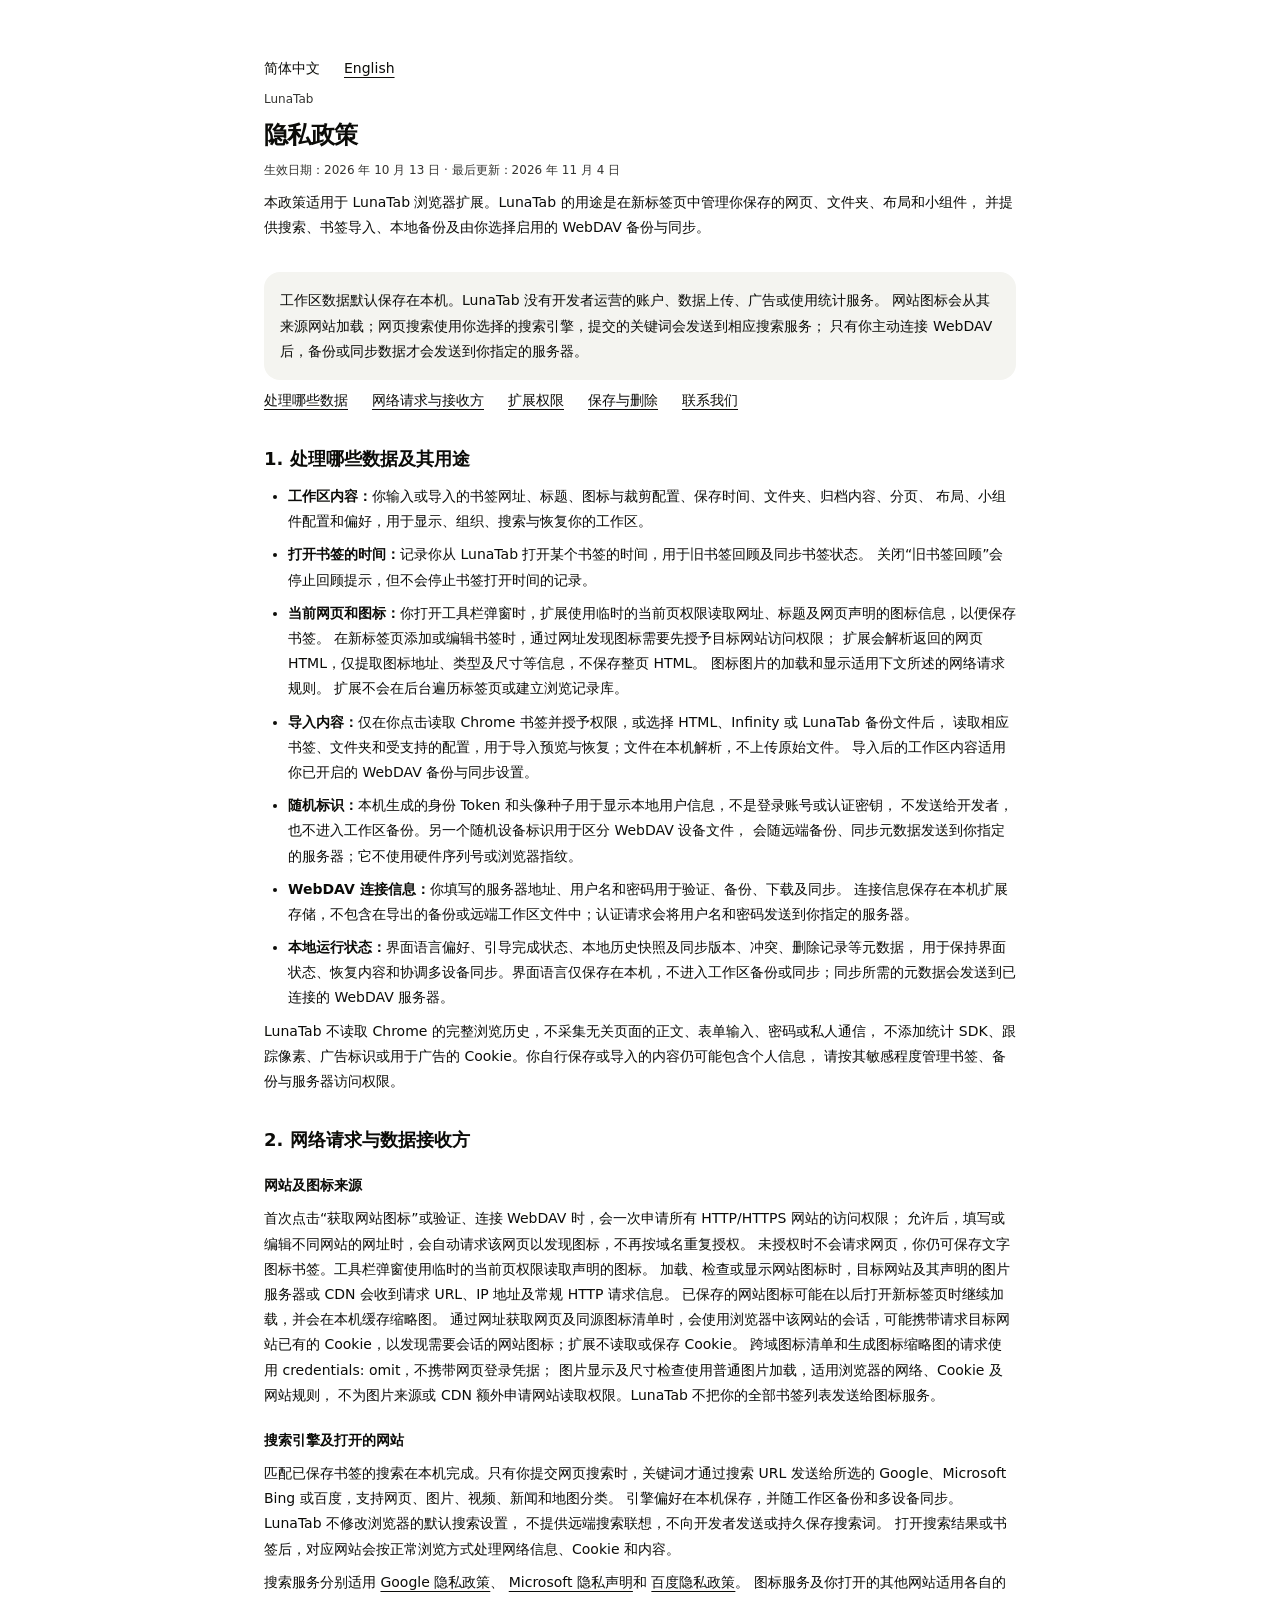
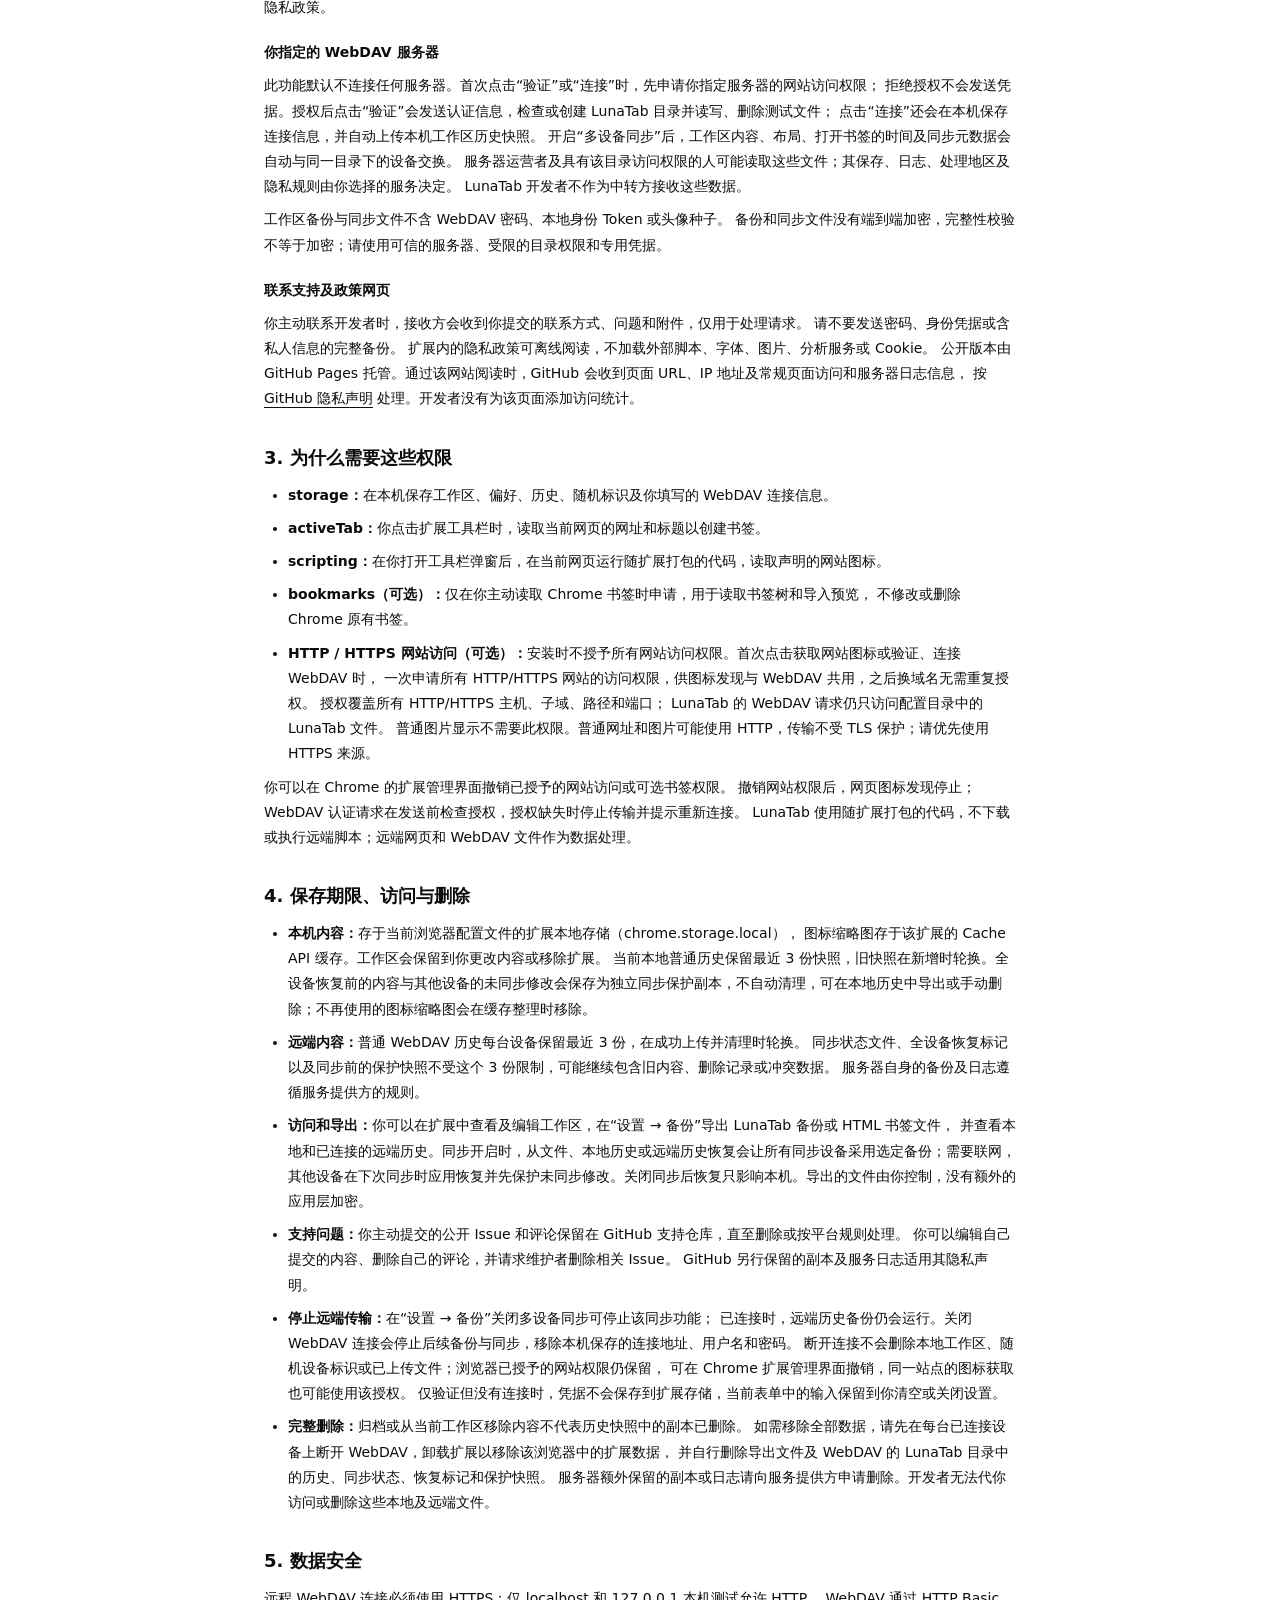
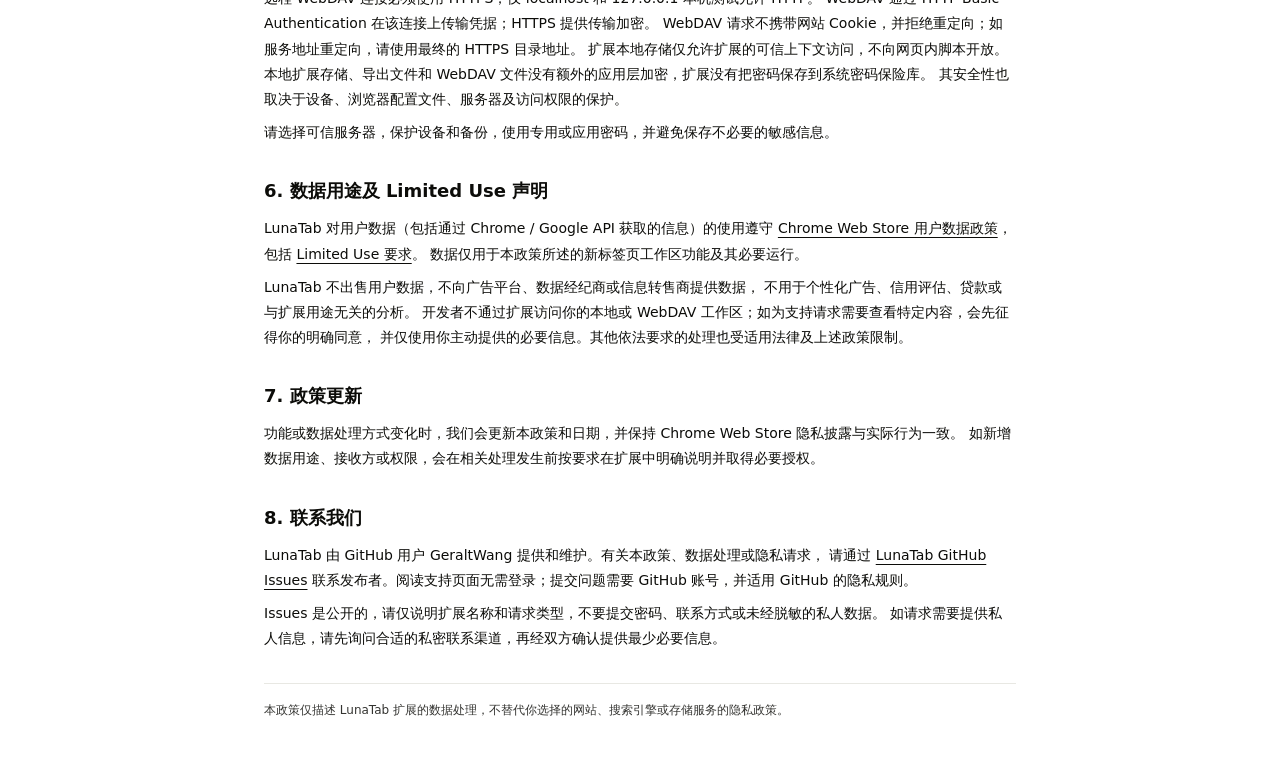
<file: index.html>
<!doctype html>
<html lang="zh-CN" class="scrollbar-thin">
  <head>
    <meta charset="UTF-8" />
    <meta name="viewport" content="width=device-width, initial-scale=1.0" />
    <meta name="referrer" content="no-referrer" />
    <meta
      name="description"
      content="LunaTab 隐私政策：本地数据、网站图标、网页搜索、可选 WebDAV 备份与同步、权限及数据删除。"
    />
    <title>LunaTab 隐私政策</title>
    <link rel="stylesheet" href="privacy.css" />
  </head>
  <body>
    <main>
      <header>
        <nav aria-label="政策语言">
          <ul>
            <li><span lang="zh-CN" aria-current="page">简体中文</span></li>
            <li><a href="privacy-en.html" lang="en" hreflang="en">English</a></li>
          </ul>
        </nav>
        <p class="meta">LunaTab</p>
        <h1>隐私政策</h1>
        <p class="meta">
          生效日期：<time datetime="2026-10-13">2026 年 10 月 13 日</time> · 最后更新：<time
            datetime="2026-11-04"
            >2026 年 11 月 4 日</time
          >
        </p>
        <p>
          本政策适用于 LunaTab 浏览器扩展。LunaTab
          的用途是在新标签页中管理你保存的网页、文件夹、布局和小组件，
          并提供搜索、书签导入、本地备份及由你选择启用的 WebDAV 备份与同步。
        </p>
      </header>
      <div class="summary">
        工作区数据默认保存在本机。LunaTab 没有开发者运营的账户、数据上传、广告或使用统计服务。
        网站图标会从其来源网站加载；网页搜索使用你选择的搜索引擎，提交的关键词会发送到相应搜索服务；
        只有你主动连接 WebDAV 后，备份或同步数据才会发送到你指定的服务器。
      </div>
      <nav aria-label="隐私政策目录">
        <ul>
          <li><a href="#data">处理哪些数据</a></li>
          <li><a href="#network">网络请求与接收方</a></li>
          <li><a href="#permissions">扩展权限</a></li>
          <li><a href="#retention">保存与删除</a></li>
          <li><a href="#contact">联系我们</a></li>
        </ul>
      </nav>
      <section aria-labelledby="data">
        <h2 id="data">1. 处理哪些数据及其用途</h2>
        <ul>
          <li>
            <strong>工作区内容：</strong
            >你输入或导入的书签网址、标题、图标与裁剪配置、保存时间、文件夹、归档内容、分页、
            布局、小组件配置和偏好，用于显示、组织、搜索与恢复你的工作区。
          </li>
          <li>
            <strong>打开书签的时间：</strong>记录你从 LunaTab
            打开某个书签的时间，用于旧书签回顾及同步书签状态。
            关闭“旧书签回顾”会停止回顾提示，但不会停止书签打开时间的记录。
          </li>
          <li>
            <strong>当前网页和图标：</strong
            >你打开工具栏弹窗时，扩展使用临时的当前页权限读取网址、标题及网页声明的图标信息，以便保存书签。
            在新标签页添加或编辑书签时，通过网址发现图标需要先授予目标网站访问权限；
            扩展会解析返回的网页 HTML，仅提取图标地址、类型及尺寸等信息，不保存整页 HTML。
            图标图片的加载和显示适用下文所述的网络请求规则。
            扩展不会在后台遍历标签页或建立浏览记录库。
          </li>
          <li>
            <strong>导入内容：</strong>仅在你点击读取 Chrome 书签并授予权限，或选择 HTML、Infinity
            或 LunaTab 备份文件后，
            读取相应书签、文件夹和受支持的配置，用于导入预览与恢复；文件在本机解析，不上传原始文件。
            导入后的工作区内容适用你已开启的 WebDAV 备份与同步设置。
          </li>
          <li>
            <strong>随机标识：</strong>本机生成的身份 Token
            和头像种子用于显示本地用户信息，不是登录账号或认证密钥，
            不发送给开发者，也不进入工作区备份。另一个随机设备标识用于区分 WebDAV 设备文件，
            会随远端备份、同步元数据发送到你指定的服务器；它不使用硬件序列号或浏览器指纹。
          </li>
          <li>
            <strong>WebDAV 连接信息：</strong
            >你填写的服务器地址、用户名和密码用于验证、备份、下载及同步。
            连接信息保存在本机扩展存储，不包含在导出的备份或远端工作区文件中；认证请求会将用户名和密码发送到你指定的服务器。
          </li>
          <li>
            <strong>本地运行状态：</strong
            >界面语言偏好、引导完成状态、本地历史快照及同步版本、冲突、删除记录等元数据，
            用于保持界面状态、恢复内容和协调多设备同步。界面语言仅保存在本机，不进入工作区备份或同步；同步所需的元数据会发送到已连接的
            WebDAV 服务器。
          </li>
        </ul>
        <p>
          LunaTab 不读取 Chrome 的完整浏览历史，不采集无关页面的正文、表单输入、密码或私人通信，
          不添加统计 SDK、跟踪像素、广告标识或用于广告的
          Cookie。你自行保存或导入的内容仍可能包含个人信息，
          请按其敏感程度管理书签、备份与服务器访问权限。
        </p>
      </section>
      <section aria-labelledby="network">
        <h2 id="network">2. 网络请求与数据接收方</h2>
        <h3>网站及图标来源</h3>
        <p>
          首次点击“获取网站图标”或验证、连接 WebDAV 时，会一次申请所有 HTTP/HTTPS 网站的访问权限；
          允许后，填写或编辑不同网站的网址时，会自动请求该网页以发现图标，不再按域名重复授权。
          未授权时不会请求网页，你仍可保存文字图标书签。工具栏弹窗使用临时的当前页权限读取声明的图标。
          加载、检查或显示网站图标时，目标网站及其声明的图片服务器或 CDN 会收到请求 URL、IP
          地址及常规 HTTP 请求信息。
          已保存的网站图标可能在以后打开新标签页时继续加载，并会在本机缓存缩略图。
          通过网址获取网页及同源图标清单时，会使用浏览器中该网站的会话，可能携带请求目标网站已有的
          Cookie，以发现需要会话的网站图标；扩展不读取或保存 Cookie。
          跨域图标清单和生成图标缩略图的请求使用 credentials: omit，不携带网页登录凭据；
          图片显示及尺寸检查使用普通图片加载，适用浏览器的网络、Cookie 及网站规则， 不为图片来源或
          CDN 额外申请网站读取权限。LunaTab 不把你的全部书签列表发送给图标服务。
        </p>
        <h3>搜索引擎及打开的网站</h3>
        <p>
          匹配已保存书签的搜索在本机完成。只有你提交网页搜索时，关键词才通过搜索 URL 发送给所选的
          Google、Microsoft Bing 或百度，支持网页、图片、视频、新闻和地图分类。
          引擎偏好在本机保存，并随工作区备份和多设备同步。LunaTab 不修改浏览器的默认搜索设置，
          不提供远端搜索联想，不向开发者发送或持久保存搜索词。
          打开搜索结果或书签后，对应网站会按正常浏览方式处理网络信息、Cookie 和内容。
        </p>
        <p>
          搜索服务分别适用
          <a href="https://policies.google.com/privacy" rel="noreferrer">Google 隐私政策</a>、
          <a href="https://www.microsoft.com/privacy/privacystatement" rel="noreferrer"
            >Microsoft 隐私声明</a
          >和
          <a href="https://www.baidu.com/duty/yinsiquan.html" rel="noreferrer">百度隐私政策</a>。
          图标服务及你打开的其他网站适用各自的隐私政策。
        </p>
        <h3>你指定的 WebDAV 服务器</h3>
        <p>
          此功能默认不连接任何服务器。首次点击“验证”或“连接”时，先申请你指定服务器的网站访问权限；
          拒绝授权不会发送凭据。授权后点击“验证”会发送认证信息，检查或创建 LunaTab
          目录并读写、删除测试文件；
          点击“连接”还会在本机保存连接信息，并自动上传本机工作区历史快照。
          开启“多设备同步”后，工作区内容、布局、打开书签的时间及同步元数据会自动与同一目录下的设备交换。
          服务器运营者及具有该目录访问权限的人可能读取这些文件；其保存、日志、处理地区及隐私规则由你选择的服务决定。
          LunaTab 开发者不作为中转方接收这些数据。
        </p>
        <p>
          工作区备份与同步文件不含 WebDAV 密码、本地身份 Token 或头像种子。
          备份和同步文件没有端到端加密，完整性校验不等于加密；请使用可信的服务器、受限的目录权限和专用凭据。
        </p>
        <h3>联系支持及政策网页</h3>
        <p>
          你主动联系开发者时，接收方会收到你提交的联系方式、问题和附件，仅用于处理请求。
          请不要发送密码、身份凭据或含私人信息的完整备份。
          扩展内的隐私政策可离线阅读，不加载外部脚本、字体、图片、分析服务或 Cookie。 公开版本由
          GitHub Pages 托管。通过该网站阅读时，GitHub 会收到页面 URL、IP
          地址及常规页面访问和服务器日志信息， 按
          <a
            href="https://docs.github.com/en/site-policy/privacy-policies/github-general-privacy-statement"
            rel="noreferrer"
            >GitHub 隐私声明</a
          >
          处理。开发者没有为该页面添加访问统计。
        </p>
      </section>
      <section aria-labelledby="permissions">
        <h2 id="permissions">3. 为什么需要这些权限</h2>
        <ul>
          <li>
            <strong>storage：</strong>在本机保存工作区、偏好、历史、随机标识及你填写的 WebDAV
            连接信息。
          </li>
          <li>
            <strong>activeTab：</strong>你点击扩展工具栏时，读取当前网页的网址和标题以创建书签。
          </li>
          <li>
            <strong>scripting：</strong
            >在你打开工具栏弹窗后，在当前网页运行随扩展打包的代码，读取声明的网站图标。
          </li>
          <li>
            <strong>bookmarks（可选）：</strong>仅在你主动读取 Chrome
            书签时申请，用于读取书签树和导入预览， 不修改或删除 Chrome 原有书签。
          </li>
          <li>
            <strong>HTTP / HTTPS 网站访问（可选）：</strong
            >安装时不授予所有网站访问权限。首次点击获取网站图标或验证、连接 WebDAV 时， 一次申请所有
            HTTP/HTTPS 网站的访问权限，供图标发现与 WebDAV 共用，之后换域名无需重复授权。
            授权覆盖所有 HTTP/HTTPS 主机、子域、路径和端口； LunaTab 的 WebDAV
            请求仍只访问配置目录中的 LunaTab 文件。 普通图片显示不需要此权限。普通网址和图片可能使用
            HTTP，传输不受 TLS 保护；请优先使用 HTTPS 来源。
          </li>
        </ul>
        <p>
          你可以在 Chrome 的扩展管理界面撤销已授予的网站访问或可选书签权限。
          撤销网站权限后，网页图标发现停止；WebDAV
          认证请求在发送前检查授权，授权缺失时停止传输并提示重新连接。 LunaTab
          使用随扩展打包的代码，不下载或执行远端脚本；远端网页和 WebDAV 文件作为数据处理。
        </p>
      </section>
      <section aria-labelledby="retention">
        <h2 id="retention">4. 保存期限、访问与删除</h2>
        <ul>
          <li>
            <strong>本机内容：</strong
            >存于当前浏览器配置文件的扩展本地存储（chrome.storage.local）， 图标缩略图存于该扩展的
            Cache API 缓存。工作区会保留到你更改内容或移除扩展。 当前本地普通历史保留最近 3
            份快照，旧快照在新增时轮换。全设备恢复前的内容与其他设备的未同步修改会保存为独立同步保护副本，不自动清理，可在本地历史中导出或手动删除；不再使用的图标缩略图会在缓存整理时移除。
          </li>
          <li>
            <strong>远端内容：</strong>普通 WebDAV 历史每台设备保留最近 3
            份，在成功上传并清理时轮换。 同步状态文件、全设备恢复标记以及同步前的保护快照不受这个 3
            份限制，可能继续包含旧内容、删除记录或冲突数据。
            服务器自身的备份及日志遵循服务提供方的规则。
          </li>
          <li>
            <strong>访问和导出：</strong>你可以在扩展中查看及编辑工作区，在“设置 → 备份”导出 LunaTab
            备份或 HTML 书签文件，
            并查看本地和已连接的远端历史。同步开启时，从文件、本地历史或远端历史恢复会让所有同步设备采用选定备份；需要联网，其他设备在下次同步时应用恢复并先保护未同步修改。关闭同步后恢复只影响本机。导出的文件由你控制，没有额外的应用层加密。
          </li>
          <li>
            <strong>支持问题：</strong>你主动提交的公开 Issue 和评论保留在 GitHub
            支持仓库，直至删除或按平台规则处理。
            你可以编辑自己提交的内容、删除自己的评论，并请求维护者删除相关 Issue。 GitHub
            另行保留的副本及服务日志适用其隐私声明。
          </li>
          <li>
            <strong>停止远端传输：</strong>在“设置 → 备份”关闭多设备同步可停止该同步功能；
            已连接时，远端历史备份仍会运行。关闭 WebDAV
            连接会停止后续备份与同步，移除本机保存的连接地址、用户名和密码。
            断开连接不会删除本地工作区、随机设备标识或已上传文件；浏览器已授予的网站权限仍保留，
            可在 Chrome 扩展管理界面撤销，同一站点的图标获取也可能使用该授权。
            仅验证但没有连接时，凭据不会保存到扩展存储，当前表单中的输入保留到你清空或关闭设置。
          </li>
          <li>
            <strong>完整删除：</strong>归档或从当前工作区移除内容不代表历史快照中的副本已删除。
            如需移除全部数据，请先在每台已连接设备上断开
            WebDAV，卸载扩展以移除该浏览器中的扩展数据， 并自行删除导出文件及 WebDAV 的 LunaTab
            目录中的历史、同步状态、恢复标记和保护快照。
            服务器额外保留的副本或日志请向服务提供方申请删除。开发者无法代你访问或删除这些本地及远端文件。
          </li>
        </ul>
      </section>
      <section aria-labelledby="security">
        <h2 id="security">5. 数据安全</h2>
        <p>
          远程 WebDAV 连接必须使用 HTTPS；仅 localhost 和 127.0.0.1 本机测试允许 HTTP。 WebDAV 通过
          HTTP Basic Authentication 在该连接上传输凭据；HTTPS 提供传输加密。 WebDAV 请求不携带网站
          Cookie，并拒绝重定向；如服务地址重定向，请使用最终的 HTTPS 目录地址。
          扩展本地存储仅允许扩展的可信上下文访问，不向网页内脚本开放。 本地扩展存储、导出文件和
          WebDAV 文件没有额外的应用层加密，扩展没有把密码保存到系统密码保险库。
          其安全性也取决于设备、浏览器配置文件、服务器及访问权限的保护。
        </p>
        <p>请选择可信服务器，保护设备和备份，使用专用或应用密码，并避免保存不必要的敏感信息。</p>
      </section>
      <section aria-labelledby="limited-use">
        <h2 id="limited-use">6. 数据用途及 Limited Use 声明</h2>
        <p>
          LunaTab 对用户数据（包括通过 Chrome / Google API 获取的信息）的使用遵守
          <a
            href="https://developer.chrome.com/docs/webstore/program-policies/policies"
            rel="noreferrer"
            >Chrome Web Store 用户数据政策</a
          >， 包括
          <a
            href="https://developer.chrome.com/docs/webstore/program-policies/limited-use"
            rel="noreferrer"
            >Limited Use 要求</a
          >。 数据仅用于本政策所述的新标签页工作区功能及其必要运行。
        </p>
        <p>
          LunaTab 不出售用户数据，不向广告平台、数据经纪商或信息转售商提供数据，
          不用于个性化广告、信用评估、贷款或与扩展用途无关的分析。 开发者不通过扩展访问你的本地或
          WebDAV 工作区；如为支持请求需要查看特定内容，会先征得你的明确同意，
          并仅使用你主动提供的必要信息。其他依法要求的处理也受适用法律及上述政策限制。
        </p>
      </section>
      <section aria-labelledby="updates">
        <h2 id="updates">7. 政策更新</h2>
        <p>
          功能或数据处理方式变化时，我们会更新本政策和日期，并保持 Chrome Web Store
          隐私披露与实际行为一致。
          如新增数据用途、接收方或权限，会在相关处理发生前按要求在扩展中明确说明并取得必要授权。
        </p>
      </section>
      <section aria-labelledby="contact">
        <h2 id="contact">8. 联系我们</h2>
        <p>
          LunaTab 由 GitHub 用户 GeraltWang 提供和维护。有关本政策、数据处理或隐私请求， 请通过
          <a href="https://github.com/GeraltWang/LunaTab-support/issues" rel="noreferrer"
            >LunaTab GitHub Issues</a
          >
          联系发布者。阅读支持页面无需登录；提交问题需要 GitHub 账号，并适用 GitHub 的隐私规则。
        </p>
        <p>
          Issues 是公开的，请仅说明扩展名称和请求类型，不要提交密码、联系方式或未经脱敏的私人数据。
          如请求需要提供私人信息，请先询问合适的私密联系渠道，再经双方确认提供最少必要信息。
        </p>
      </section>
      <footer>
        本政策仅描述 LunaTab 扩展的数据处理，不替代你选择的网站、搜索引擎或存储服务的隐私政策。
      </footer>
    </main>
  </body>
</html>
</file>
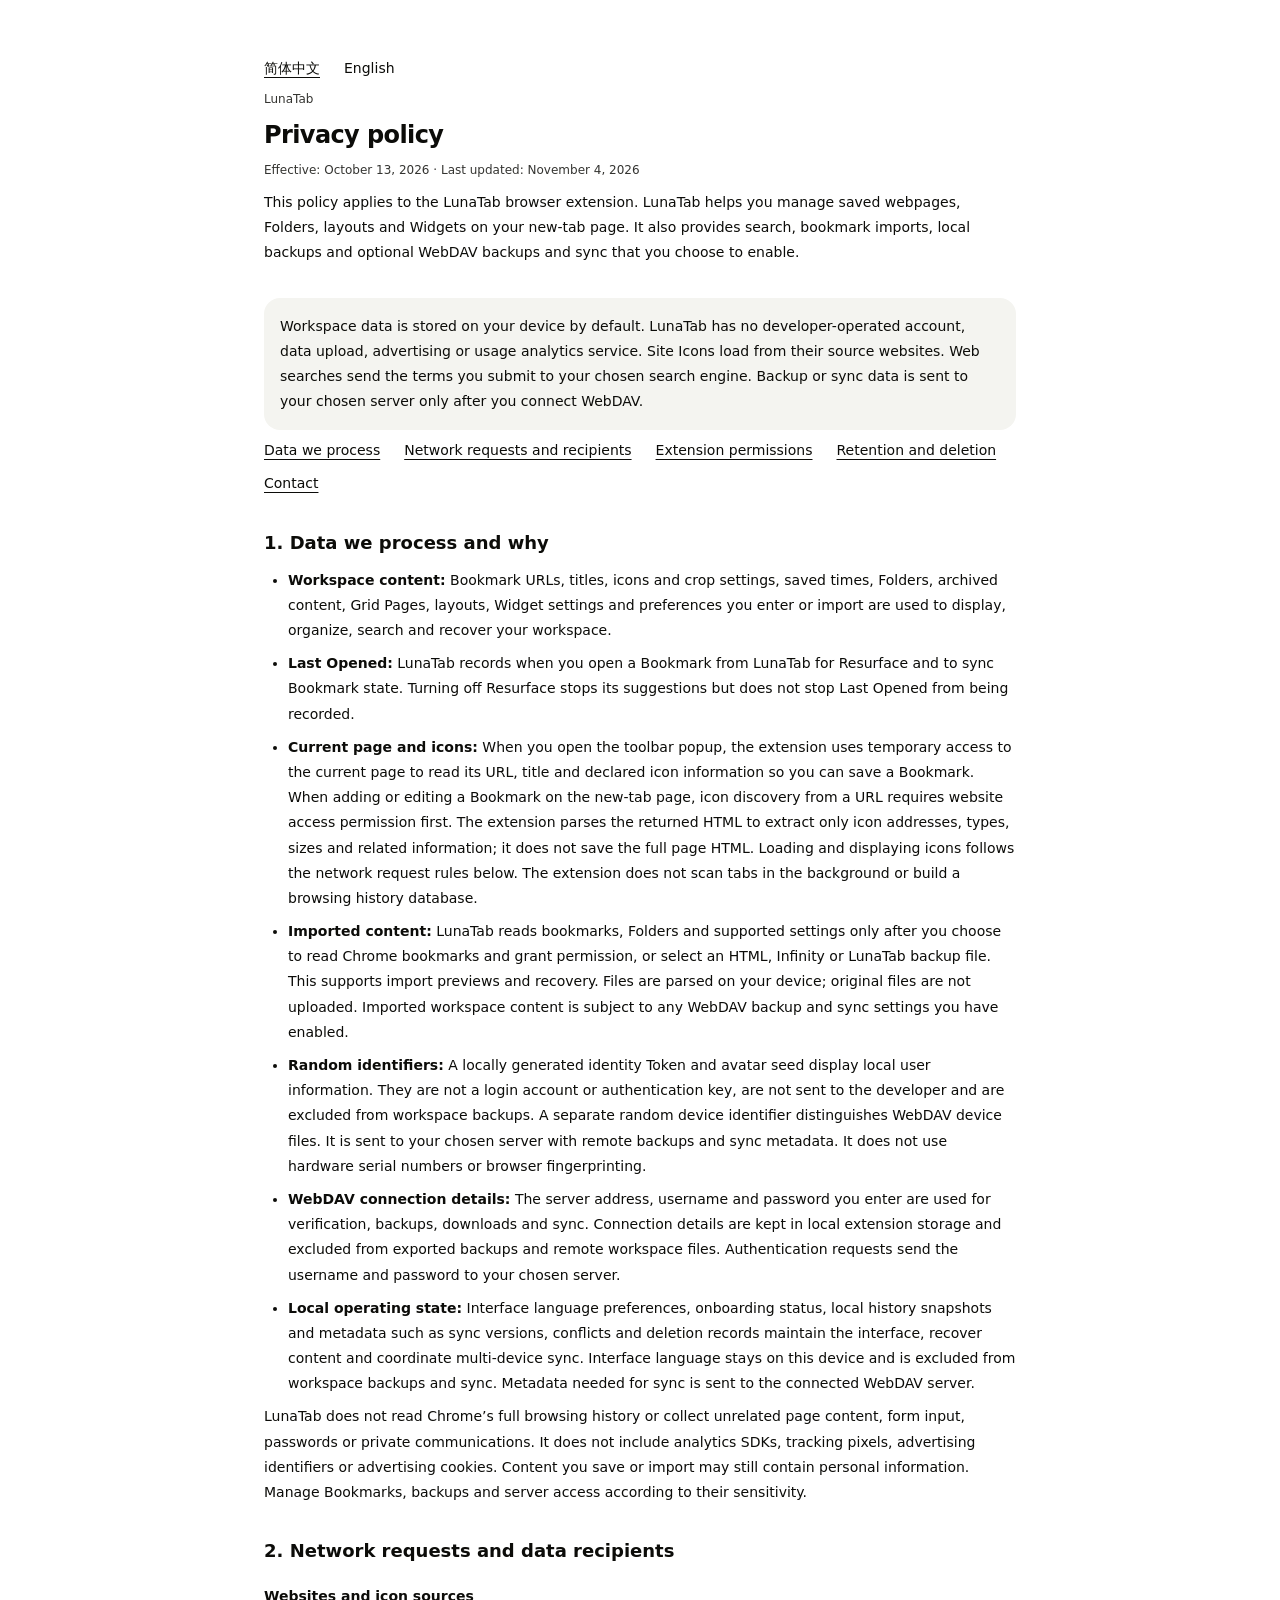
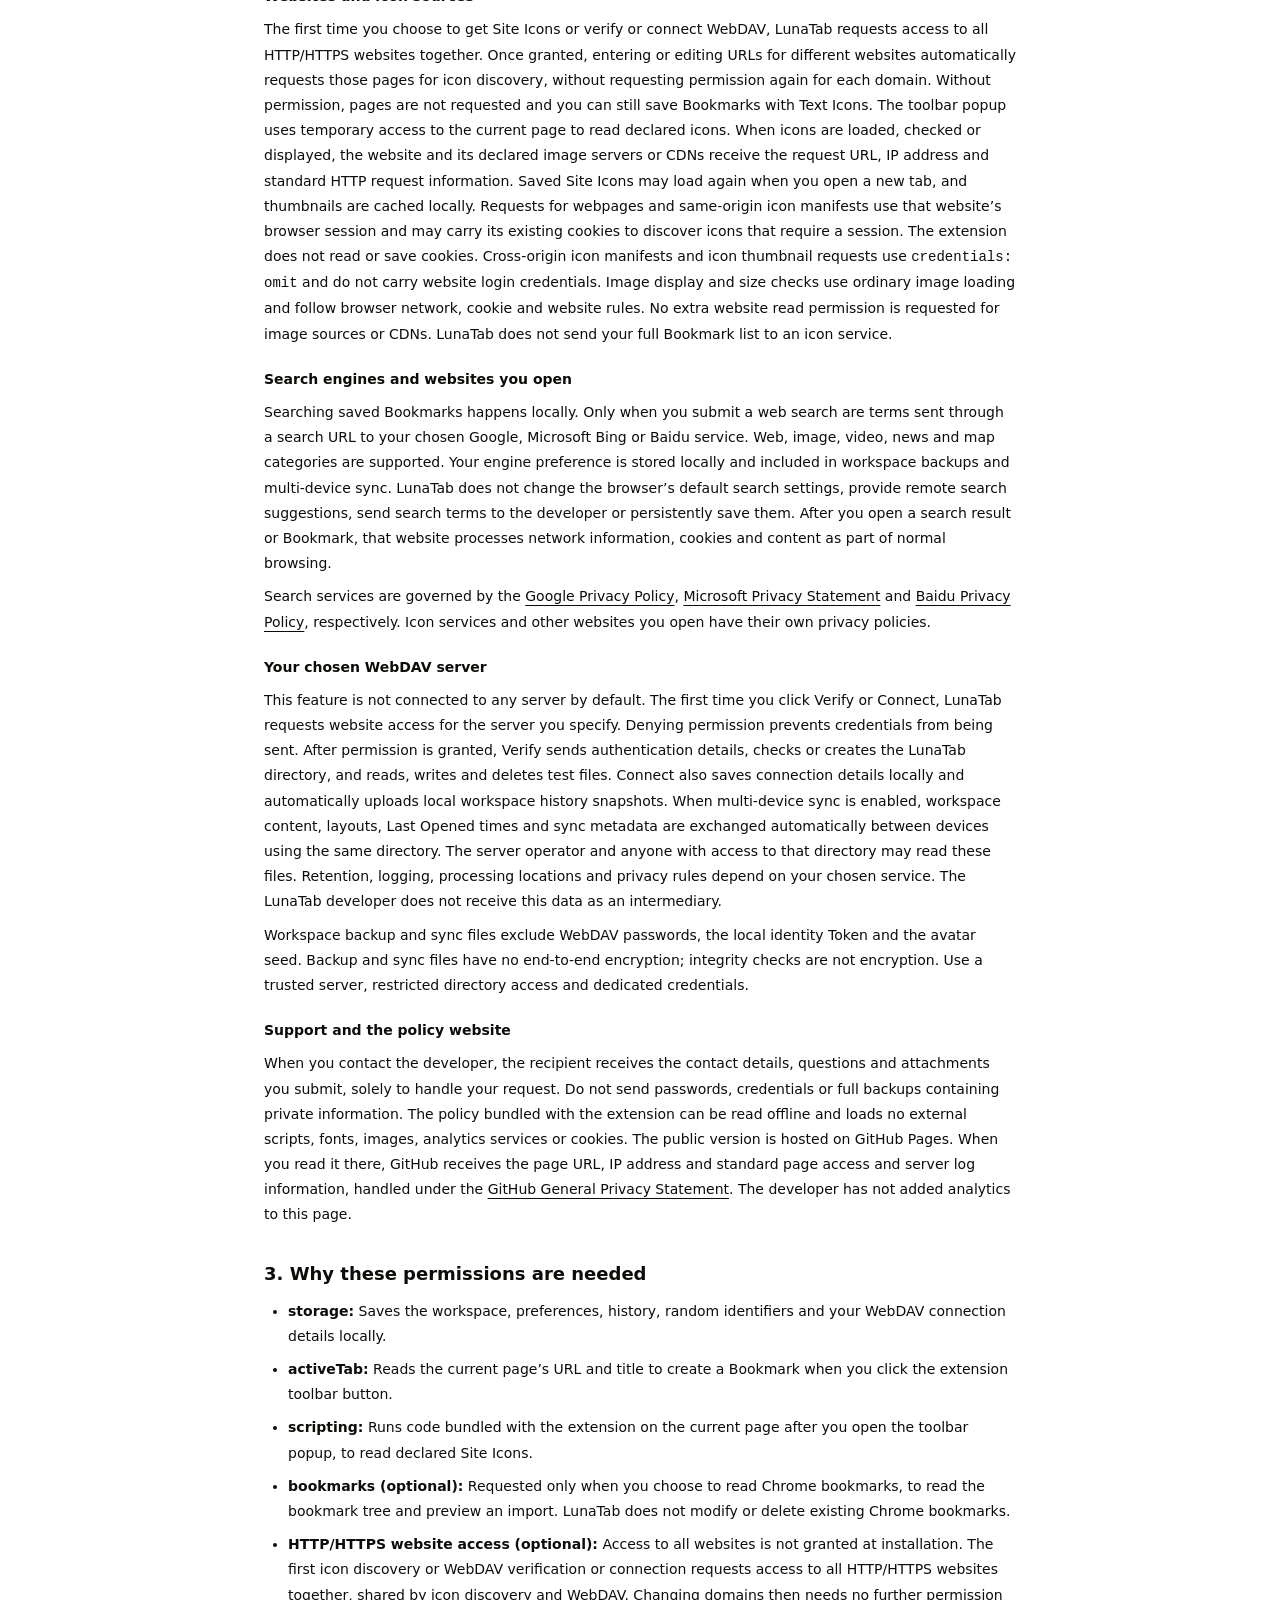
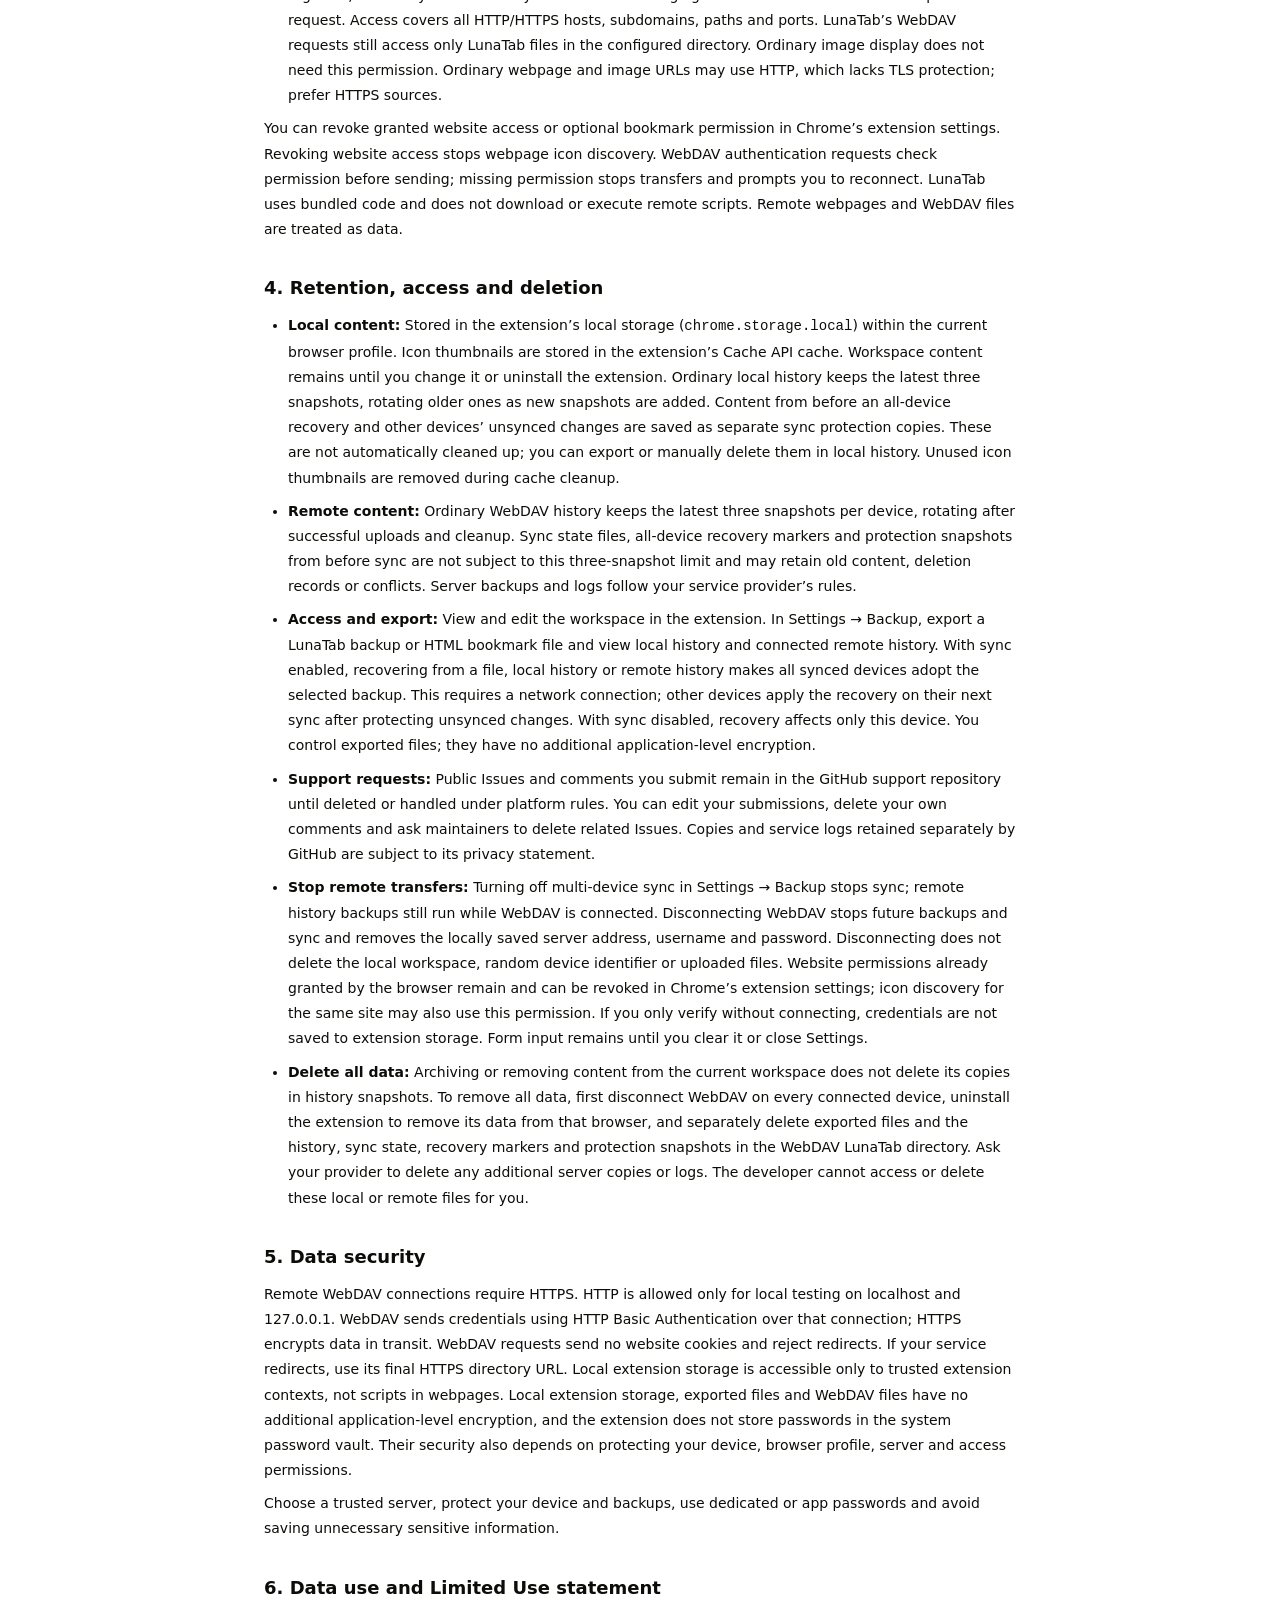
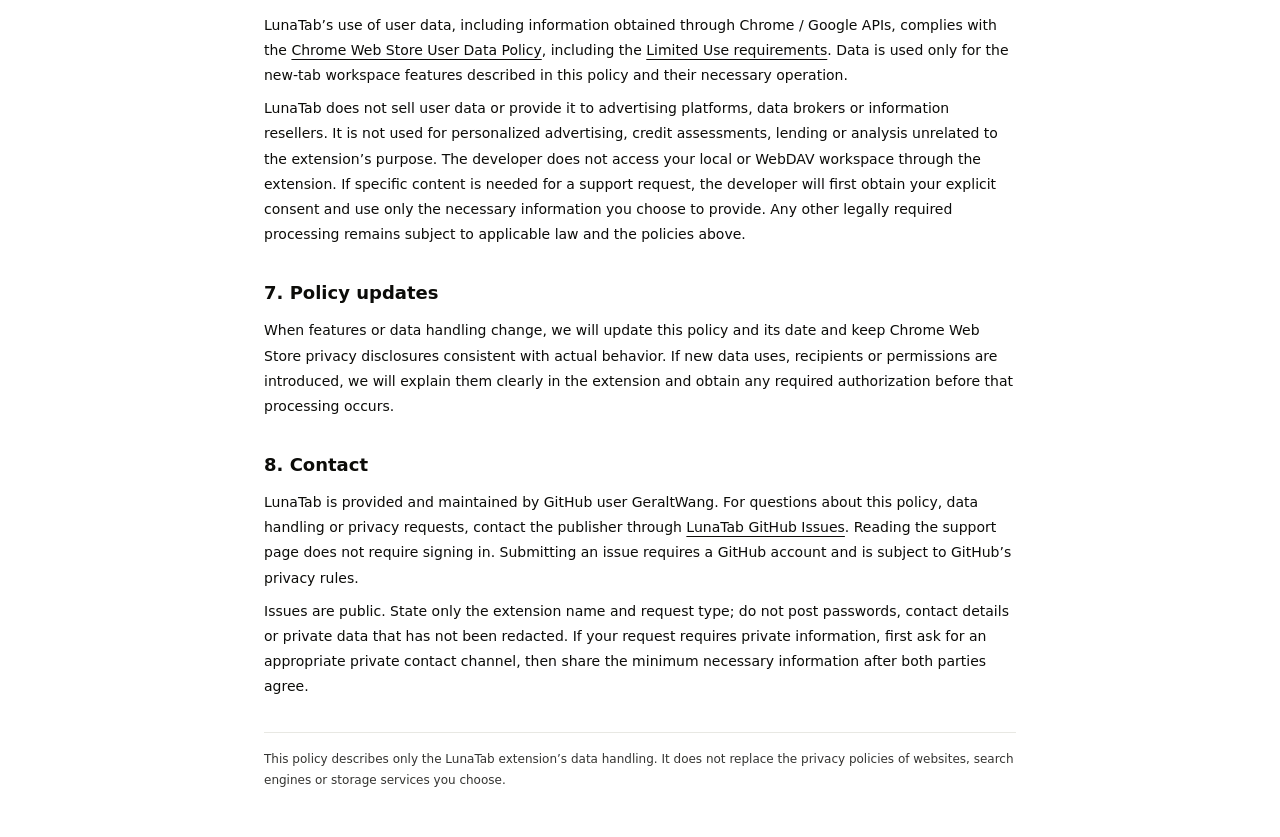
<file: privacy-en.html>
<!doctype html>
<html lang="en" class="scrollbar-thin">
  <head>
    <meta charset="UTF-8" />
    <meta name="viewport" content="width=device-width, initial-scale=1.0" />
    <meta name="referrer" content="no-referrer" />
    <meta
      name="description"
      content="LunaTab privacy policy: local data, Site Icons, web search, optional WebDAV backups and sync, permissions and data deletion."
    />
    <title>LunaTab privacy policy</title>
    <link rel="stylesheet" href="privacy.css" />
  </head>
  <body>
    <main>
      <header>
        <nav aria-label="Policy language">
          <ul>
            <li><a href="privacy.html" lang="zh-CN" hreflang="zh-CN">简体中文</a></li>
            <li><span lang="en" aria-current="page">English</span></li>
          </ul>
        </nav>
        <p class="meta">LunaTab</p>
        <h1>Privacy policy</h1>
        <p class="meta">
          Effective: <time datetime="2026-10-13">October 13, 2026</time> · Last updated:
          <time datetime="2026-11-04">November 4, 2026</time>
        </p>
        <p>
          This policy applies to the LunaTab browser extension. LunaTab helps you manage saved
          webpages, Folders, layouts and Widgets on your new-tab page. It also provides search,
          bookmark imports, local backups and optional WebDAV backups and sync that you choose to
          enable.
        </p>
      </header>
      <div class="summary">
        Workspace data is stored on your device by default. LunaTab has no developer-operated
        account, data upload, advertising or usage analytics service. Site Icons load from their
        source websites. Web searches send the terms you submit to your chosen search engine. Backup
        or sync data is sent to your chosen server only after you connect WebDAV.
      </div>
      <nav aria-label="Privacy policy contents">
        <ul>
          <li><a href="#data">Data we process</a></li>
          <li><a href="#network">Network requests and recipients</a></li>
          <li><a href="#permissions">Extension permissions</a></li>
          <li><a href="#retention">Retention and deletion</a></li>
          <li><a href="#contact">Contact</a></li>
        </ul>
      </nav>
      <section aria-labelledby="data">
        <h2 id="data">1. Data we process and why</h2>
        <ul>
          <li>
            <strong>Workspace content:</strong> Bookmark URLs, titles, icons and crop settings,
            saved times, Folders, archived content, Grid Pages, layouts, Widget settings and
            preferences you enter or import are used to display, organize, search and recover your
            workspace.
          </li>
          <li>
            <strong>Last Opened:</strong> LunaTab records when you open a Bookmark from LunaTab for
            Resurface and to sync Bookmark state. Turning off Resurface stops its suggestions but
            does not stop Last Opened from being recorded.
          </li>
          <li>
            <strong>Current page and icons:</strong> When you open the toolbar popup, the extension
            uses temporary access to the current page to read its URL, title and declared icon
            information so you can save a Bookmark. When adding or editing a Bookmark on the new-tab
            page, icon discovery from a URL requires website access permission first. The extension
            parses the returned HTML to extract only icon addresses, types, sizes and related
            information; it does not save the full page HTML. Loading and displaying icons follows
            the network request rules below. The extension does not scan tabs in the background or
            build a browsing history database.
          </li>
          <li>
            <strong>Imported content:</strong> LunaTab reads bookmarks, Folders and supported
            settings only after you choose to read Chrome bookmarks and grant permission, or select
            an HTML, Infinity or LunaTab backup file. This supports import previews and recovery.
            Files are parsed on your device; original files are not uploaded. Imported workspace
            content is subject to any WebDAV backup and sync settings you have enabled.
          </li>
          <li>
            <strong>Random identifiers:</strong> A locally generated identity Token and avatar seed
            display local user information. They are not a login account or authentication key, are
            not sent to the developer and are excluded from workspace backups. A separate random
            device identifier distinguishes WebDAV device files. It is sent to your chosen server
            with remote backups and sync metadata. It does not use hardware serial numbers or
            browser fingerprinting.
          </li>
          <li>
            <strong>WebDAV connection details:</strong> The server address, username and password
            you enter are used for verification, backups, downloads and sync. Connection details are
            kept in local extension storage and excluded from exported backups and remote workspace
            files. Authentication requests send the username and password to your chosen server.
          </li>
          <li>
            <strong>Local operating state:</strong> Interface language preferences, onboarding
            status, local history snapshots and metadata such as sync versions, conflicts and
            deletion records maintain the interface, recover content and coordinate multi-device
            sync. Interface language stays on this device and is excluded from workspace backups and
            sync. Metadata needed for sync is sent to the connected WebDAV server.
          </li>
        </ul>
        <p>
          LunaTab does not read Chrome’s full browsing history or collect unrelated page content,
          form input, passwords or private communications. It does not include analytics SDKs,
          tracking pixels, advertising identifiers or advertising cookies. Content you save or
          import may still contain personal information. Manage Bookmarks, backups and server access
          according to their sensitivity.
        </p>
      </section>
      <section aria-labelledby="network">
        <h2 id="network">2. Network requests and data recipients</h2>
        <h3>Websites and icon sources</h3>
        <p>
          The first time you choose to get Site Icons or verify or connect WebDAV, LunaTab requests
          access to all HTTP/HTTPS websites together. Once granted, entering or editing URLs for
          different websites automatically requests those pages for icon discovery, without
          requesting permission again for each domain. Without permission, pages are not requested
          and you can still save Bookmarks with Text Icons. The toolbar popup uses temporary access
          to the current page to read declared icons. When icons are loaded, checked or displayed,
          the website and its declared image servers or CDNs receive the request URL, IP address and
          standard HTTP request information. Saved Site Icons may load again when you open a new
          tab, and thumbnails are cached locally. Requests for webpages and same-origin icon
          manifests use that website’s browser session and may carry its existing cookies to
          discover icons that require a session. The extension does not read or save cookies.
          Cross-origin icon manifests and icon thumbnail requests use
          <code>credentials: omit</code> and do not carry website login credentials. Image display
          and size checks use ordinary image loading and follow browser network, cookie and website
          rules. No extra website read permission is requested for image sources or CDNs. LunaTab
          does not send your full Bookmark list to an icon service.
        </p>
        <h3>Search engines and websites you open</h3>
        <p>
          Searching saved Bookmarks happens locally. Only when you submit a web search are terms
          sent through a search URL to your chosen Google, Microsoft Bing or Baidu service. Web,
          image, video, news and map categories are supported. Your engine preference is stored
          locally and included in workspace backups and multi-device sync. LunaTab does not change
          the browser’s default search settings, provide remote search suggestions, send search
          terms to the developer or persistently save them. After you open a search result or
          Bookmark, that website processes network information, cookies and content as part of
          normal browsing.
        </p>
        <p>
          Search services are governed by the
          <a href="https://policies.google.com/privacy" rel="noreferrer">Google Privacy Policy</a>,
          <a href="https://www.microsoft.com/privacy/privacystatement" rel="noreferrer"
            >Microsoft Privacy Statement</a
          >
          and
          <a href="https://www.baidu.com/duty/yinsiquan.html" rel="noreferrer"
            >Baidu Privacy Policy</a
          >, respectively. Icon services and other websites you open have their own privacy
          policies.
        </p>
        <h3>Your chosen WebDAV server</h3>
        <p>
          This feature is not connected to any server by default. The first time you click Verify or
          Connect, LunaTab requests website access for the server you specify. Denying permission
          prevents credentials from being sent. After permission is granted, Verify sends
          authentication details, checks or creates the LunaTab directory, and reads, writes and
          deletes test files. Connect also saves connection details locally and automatically
          uploads local workspace history snapshots. When multi-device sync is enabled, workspace
          content, layouts, Last Opened times and sync metadata are exchanged automatically between
          devices using the same directory. The server operator and anyone with access to that
          directory may read these files. Retention, logging, processing locations and privacy rules
          depend on your chosen service. The LunaTab developer does not receive this data as an
          intermediary.
        </p>
        <p>
          Workspace backup and sync files exclude WebDAV passwords, the local identity Token and the
          avatar seed. Backup and sync files have no end-to-end encryption; integrity checks are not
          encryption. Use a trusted server, restricted directory access and dedicated credentials.
        </p>
        <h3>Support and the policy website</h3>
        <p>
          When you contact the developer, the recipient receives the contact details, questions and
          attachments you submit, solely to handle your request. Do not send passwords, credentials
          or full backups containing private information. The policy bundled with the extension can
          be read offline and loads no external scripts, fonts, images, analytics services or
          cookies. The public version is hosted on GitHub Pages. When you read it there, GitHub
          receives the page URL, IP address and standard page access and server log information,
          handled under the
          <a
            href="https://docs.github.com/en/site-policy/privacy-policies/github-general-privacy-statement"
            rel="noreferrer"
            >GitHub General Privacy Statement</a
          >. The developer has not added analytics to this page.
        </p>
      </section>
      <section aria-labelledby="permissions">
        <h2 id="permissions">3. Why these permissions are needed</h2>
        <ul>
          <li>
            <strong>storage:</strong> Saves the workspace, preferences, history, random identifiers
            and your WebDAV connection details locally.
          </li>
          <li>
            <strong>activeTab:</strong> Reads the current page’s URL and title to create a Bookmark
            when you click the extension toolbar button.
          </li>
          <li>
            <strong>scripting:</strong> Runs code bundled with the extension on the current page
            after you open the toolbar popup, to read declared Site Icons.
          </li>
          <li>
            <strong>bookmarks (optional):</strong> Requested only when you choose to read Chrome
            bookmarks, to read the bookmark tree and preview an import. LunaTab does not modify or
            delete existing Chrome bookmarks.
          </li>
          <li>
            <strong>HTTP/HTTPS website access (optional):</strong> Access to all websites is not
            granted at installation. The first icon discovery or WebDAV verification or connection
            requests access to all HTTP/HTTPS websites together, shared by icon discovery and
            WebDAV. Changing domains then needs no further permission request. Access covers all
            HTTP/HTTPS hosts, subdomains, paths and ports. LunaTab’s WebDAV requests still access
            only LunaTab files in the configured directory. Ordinary image display does not need
            this permission. Ordinary webpage and image URLs may use HTTP, which lacks TLS
            protection; prefer HTTPS sources.
          </li>
        </ul>
        <p>
          You can revoke granted website access or optional bookmark permission in Chrome’s
          extension settings. Revoking website access stops webpage icon discovery. WebDAV
          authentication requests check permission before sending; missing permission stops
          transfers and prompts you to reconnect. LunaTab uses bundled code and does not download or
          execute remote scripts. Remote webpages and WebDAV files are treated as data.
        </p>
      </section>
      <section aria-labelledby="retention">
        <h2 id="retention">4. Retention, access and deletion</h2>
        <ul>
          <li>
            <strong>Local content:</strong> Stored in the extension’s local storage
            (<code>chrome.storage.local</code>) within the current browser profile. Icon thumbnails
            are stored in the extension’s Cache API cache. Workspace content remains until you
            change it or uninstall the extension. Ordinary local history keeps the latest three
            snapshots, rotating older ones as new snapshots are added. Content from before an
            all-device recovery and other devices’ unsynced changes are saved as separate sync
            protection copies. These are not automatically cleaned up; you can export or manually
            delete them in local history. Unused icon thumbnails are removed during cache cleanup.
          </li>
          <li>
            <strong>Remote content:</strong> Ordinary WebDAV history keeps the latest three
            snapshots per device, rotating after successful uploads and cleanup. Sync state files,
            all-device recovery markers and protection snapshots from before sync are not subject to
            this three-snapshot limit and may retain old content, deletion records or conflicts.
            Server backups and logs follow your service provider’s rules.
          </li>
          <li>
            <strong>Access and export:</strong> View and edit the workspace in the extension. In
            Settings → Backup, export a LunaTab backup or HTML bookmark file and view local history
            and connected remote history. With sync enabled, recovering from a file, local history
            or remote history makes all synced devices adopt the selected backup. This requires a
            network connection; other devices apply the recovery on their next sync after protecting
            unsynced changes. With sync disabled, recovery affects only this device. You control
            exported files; they have no additional application-level encryption.
          </li>
          <li>
            <strong>Support requests:</strong> Public Issues and comments you submit remain in the
            GitHub support repository until deleted or handled under platform rules. You can edit
            your submissions, delete your own comments and ask maintainers to delete related Issues.
            Copies and service logs retained separately by GitHub are subject to its privacy
            statement.
          </li>
          <li>
            <strong>Stop remote transfers:</strong> Turning off multi-device sync in Settings →
            Backup stops sync; remote history backups still run while WebDAV is connected.
            Disconnecting WebDAV stops future backups and sync and removes the locally saved server
            address, username and password. Disconnecting does not delete the local workspace,
            random device identifier or uploaded files. Website permissions already granted by the
            browser remain and can be revoked in Chrome’s extension settings; icon discovery for the
            same site may also use this permission. If you only verify without connecting,
            credentials are not saved to extension storage. Form input remains until you clear it or
            close Settings.
          </li>
          <li>
            <strong>Delete all data:</strong> Archiving or removing content from the current
            workspace does not delete its copies in history snapshots. To remove all data, first
            disconnect WebDAV on every connected device, uninstall the extension to remove its data
            from that browser, and separately delete exported files and the history, sync state,
            recovery markers and protection snapshots in the WebDAV LunaTab directory. Ask your
            provider to delete any additional server copies or logs. The developer cannot access or
            delete these local or remote files for you.
          </li>
        </ul>
      </section>
      <section aria-labelledby="security">
        <h2 id="security">5. Data security</h2>
        <p>
          Remote WebDAV connections require HTTPS. HTTP is allowed only for local testing on
          localhost and 127.0.0.1. WebDAV sends credentials using HTTP Basic Authentication over
          that connection; HTTPS encrypts data in transit. WebDAV requests send no website cookies
          and reject redirects. If your service redirects, use its final HTTPS directory URL. Local
          extension storage is accessible only to trusted extension contexts, not scripts in
          webpages. Local extension storage, exported files and WebDAV files have no additional
          application-level encryption, and the extension does not store passwords in the system
          password vault. Their security also depends on protecting your device, browser profile,
          server and access permissions.
        </p>
        <p>
          Choose a trusted server, protect your device and backups, use dedicated or app passwords
          and avoid saving unnecessary sensitive information.
        </p>
      </section>
      <section aria-labelledby="limited-use">
        <h2 id="limited-use">6. Data use and Limited Use statement</h2>
        <p>
          LunaTab’s use of user data, including information obtained through Chrome / Google APIs,
          complies with the
          <a
            href="https://developer.chrome.com/docs/webstore/program-policies/policies"
            rel="noreferrer"
            >Chrome Web Store User Data Policy</a
          >, including the
          <a
            href="https://developer.chrome.com/docs/webstore/program-policies/limited-use"
            rel="noreferrer"
            >Limited Use requirements</a
          >. Data is used only for the new-tab workspace features described in this policy and their
          necessary operation.
        </p>
        <p>
          LunaTab does not sell user data or provide it to advertising platforms, data brokers or
          information resellers. It is not used for personalized advertising, credit assessments,
          lending or analysis unrelated to the extension’s purpose. The developer does not access
          your local or WebDAV workspace through the extension. If specific content is needed for a
          support request, the developer will first obtain your explicit consent and use only the
          necessary information you choose to provide. Any other legally required processing remains
          subject to applicable law and the policies above.
        </p>
      </section>
      <section aria-labelledby="updates">
        <h2 id="updates">7. Policy updates</h2>
        <p>
          When features or data handling change, we will update this policy and its date and keep
          Chrome Web Store privacy disclosures consistent with actual behavior. If new data uses,
          recipients or permissions are introduced, we will explain them clearly in the extension
          and obtain any required authorization before that processing occurs.
        </p>
      </section>
      <section aria-labelledby="contact">
        <h2 id="contact">8. Contact</h2>
        <p>
          LunaTab is provided and maintained by GitHub user GeraltWang. For questions about this
          policy, data handling or privacy requests, contact the publisher through
          <a href="https://github.com/GeraltWang/LunaTab-support/issues" rel="noreferrer"
            >LunaTab GitHub Issues</a
          >. Reading the support page does not require signing in. Submitting an issue requires a
          GitHub account and is subject to GitHub’s privacy rules.
        </p>
        <p>
          Issues are public. State only the extension name and request type; do not post passwords,
          contact details or private data that has not been redacted. If your request requires
          private information, first ask for an appropriate private contact channel, then share the
          minimum necessary information after both parties agree.
        </p>
      </section>
      <footer>
        This policy describes only the LunaTab extension’s data handling. It does not replace the
        privacy policies of websites, search engines or storage services you choose.
      </footer>
    </main>
  </body>
</html>
</file>
<file: privacy.css>
:root {
  color-scheme: light dark;
  --background: oklch(1 0 0);
  --foreground: oklch(0.153 0.006 107.1);
  --muted: oklch(0.966 0.005 106.5);
  --muted-foreground: color-mix(in oklab, var(--foreground) 80%, var(--background));
  --border: oklch(0.93 0.007 106.5);
  --ring: oklch(0.737 0.021 106.9);
  font-family: 'Inter Variable', system-ui, sans-serif;
  background: var(--background);
  color: var(--foreground);
}
@media (prefers-color-scheme: dark) {
  :root {
    --background: oklch(0.153 0.006 107.1);
    --foreground: oklch(0.988 0.003 106.5);
    --muted: oklch(0.286 0.016 107.4);
    --border: oklch(1 0 0 / 10%);
    --ring: oklch(0.58 0.031 107.3);
  }
}
* {
  box-sizing: border-box;
}
body {
  margin: 0;
  font-size: 14px;
  line-height: 1.8;
}
main {
  max-width: 800px;
  margin: 0 auto;
  padding: 48px 24px;
}
header {
  margin-bottom: 32px;
}
h1 {
  margin: 0 0 8px;
  font-size: 24px;
  line-height: 1.4;
  letter-spacing: -0.025em;
}
h2 {
  margin: 32px 0 12px;
  font-size: 18px;
  line-height: 1.5;
}
h3 {
  margin: 20px 0 8px;
  font-size: 14px;
}
p {
  margin: 8px 0;
}
ul {
  margin: 8px 0;
  padding-left: 24px;
}
li + li {
  margin-top: 8px;
}
a {
  color: inherit;
  text-underline-offset: 4px;
  overflow-wrap: anywhere;
}
a:focus-visible {
  outline: 2px solid var(--ring);
  outline-offset: 4px;
  border-radius: 4px;
}
.meta,
footer {
  color: var(--muted-foreground);
  font-size: 12px;
}
.summary {
  padding: 16px;
  background: var(--muted);
  border-radius: 16px;
}
nav ul {
  display: flex;
  flex-wrap: wrap;
  gap: 8px 24px;
  padding: 0;
  list-style: none;
}
nav li + li {
  margin: 0;
}
footer {
  margin-top: 32px;
  padding-top: 16px;
  border-top: 1px solid var(--border);
}
.scrollbar-thin {
  scrollbar-width: thin;
  scrollbar-color: var(--border) transparent;
}
.scrollbar-thin::-webkit-scrollbar {
  width: 6px;
  height: 6px;
}
.scrollbar-thin::-webkit-scrollbar-thumb {
  background: var(--border);
  border-radius: 3px;
}
.scrollbar-thin::-webkit-scrollbar-track {
  background: transparent;
}
@media (max-width: 480px) {
  main {
    padding: 24px 16px;
  }
}
@media print {
  nav {
    display: none;
  }
  main {
    max-width: none;
    padding: 0;
  }
}
</file>
